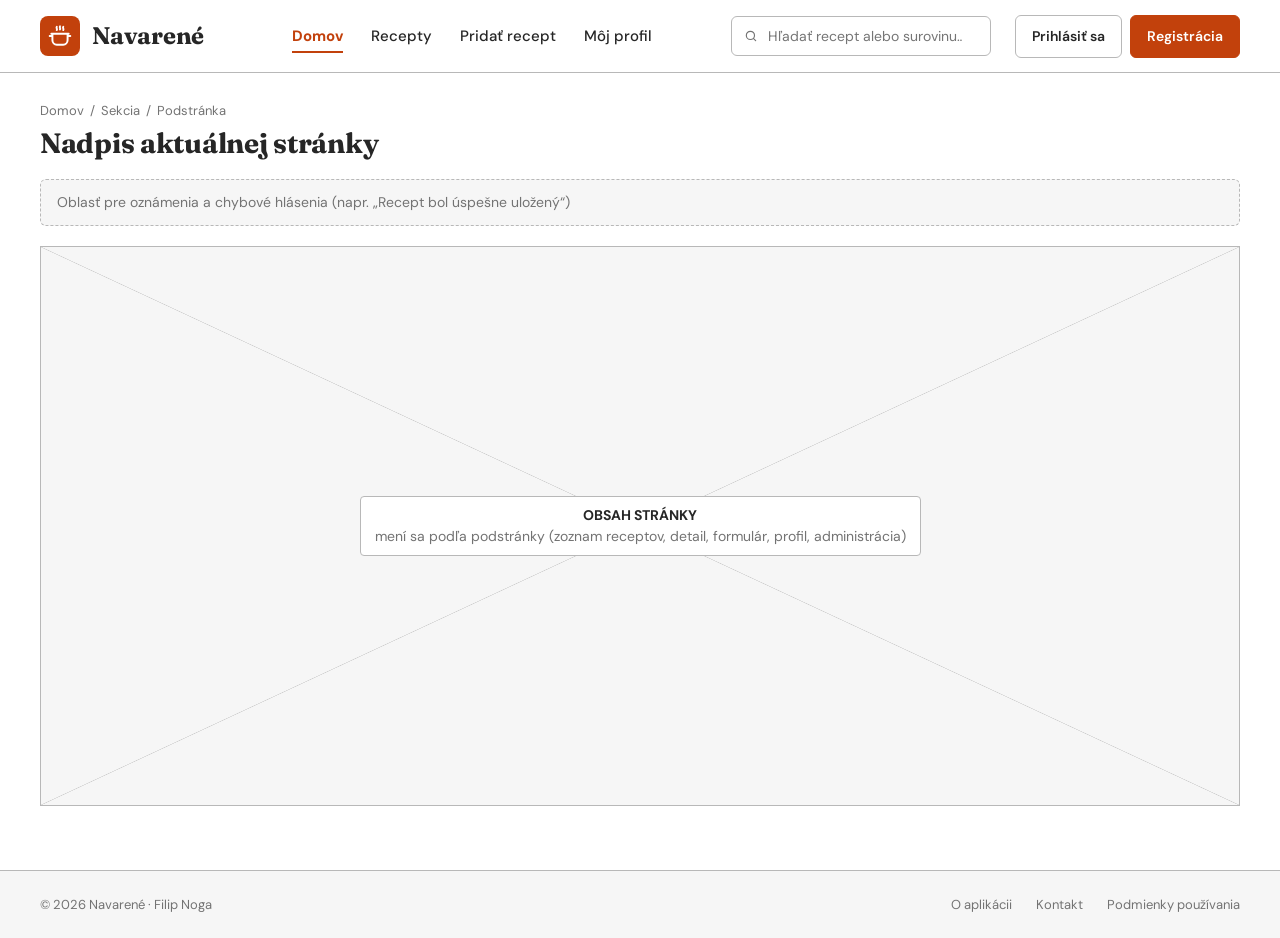
<file: html/index.html>
<!doctype html>
<html lang="sk">
  <head>
    <meta charset="UTF-8" />
    <meta name="viewport" content="width=device-width, initial-scale=1" />
    <title>Navarené | recepty na jednom mieste</title>
    <link rel="preconnect" href="https://fonts.googleapis.com" />
    <link rel="preconnect" href="https://fonts.gstatic.com" crossorigin />
    <link
      rel="stylesheet"
      href="https://fonts.googleapis.com/css2?family=DM+Sans:wght@400;500;600;700&family=Fraunces:wght@600;700&display=swap"
    />
    <link rel="stylesheet" href="css/style.css" />
  </head>
  <body>
    <svg xmlns="http://www.w3.org/2000/svg" style="display: none">
      <symbol id="i-search" viewBox="0 0 24 24">
        <circle cx="11" cy="11" r="7" />
        <path d="M20 20l-4-4" />
      </symbol>
    </svg>

    <header class="site-header">
      <div class="container header-inner">
        <a class="brand" href="index.html">
          <span class="logo" aria-hidden="true">
            <svg
              viewBox="0 0 24 24"
              fill="none"
              stroke="currentColor"
              stroke-width="1.8"
              stroke-linecap="round"
              stroke-linejoin="round"
            >
              <path
                d="M9 3.5c-.8 1 .8 2-0 3M12 3c-.8 1 .8 2 0 3M15 3.5c-.8 1 .8 2 0 3"
              />
              <path
                d="M4 10h16M5 10v6a4 4 0 004 4h6a4 4 0 004-4v-6M2.5 12H5M19 12h2.5"
              />
            </svg>
          </span>
          <span class="brand-name">Navarené</span>
        </a>

        <input type="checkbox" id="nav-toggle" class="nav-toggle" />
        <label
          for="nav-toggle"
          class="nav-toggle-label"
          aria-label="Otvoriť menu"
          ><span></span
        ></label>

        <div class="header-menu">
          <nav class="main-nav" aria-label="Hlavná navigácia">
            <ul>
              <li><a href="index.html" aria-current="page">Domov</a></li>
              <li><a href="recept.html">Recepty</a></li>
              <li><a href="#">Pridať recept</a></li>
              <li><a href="#">Môj profil</a></li>
            </ul>
          </nav>

          <form class="search" role="search" action="#">
            <svg class="icon icon-sm" aria-hidden="true">
              <use href="#i-search" />
            </svg>
            <label for="search" class="visually-hidden">Hľadať</label>
            <input
              type="search"
              id="search"
              name="q"
              placeholder="Hľadať recept alebo surovinu…"
            />
          </form>

          <div class="auth">
            <a class="btn" href="#">Prihlásiť sa</a>
            <a class="btn btn-primary" href="#">Registrácia</a>
          </div>
        </div>
      </div>
    </header>

    <main class="container page">
      <nav class="breadcrumb" aria-label="Navigačná cesta">
        <ol>
          <li><a href="index.html">Domov</a></li>
          <li><a href="#">Sekcia</a></li>
          <li aria-current="page">Podstránka</li>
        </ol>
      </nav>

      <h1 class="page-title">Nadpis aktuálnej stránky</h1>

      <div class="flash" role="status">
        Oblasť pre oznámenia a chybové hlásenia (napr. „Recept bol úspešne
        uložený“)
      </div>

      <section
        class="placeholder content-placeholder"
        aria-label="Obsah stránky"
      >
        <span>
          <strong>OBSAH STRÁNKY</strong>
          mení sa podľa podstránky (zoznam receptov, detail, formulár, profil,
          administrácia)
        </span>
      </section>
    </main>

    <footer class="site-footer">
      <div class="container">
        <p>© 2026 Navarené · Filip Noga</p>
        <ul>
          <li><a href="#">O aplikácii</a></li>
          <li><a href="#">Kontakt</a></li>
          <li><a href="#">Podmienky používania</a></li>
        </ul>
      </div>
    </footer>
  </body>
</html>
</file>
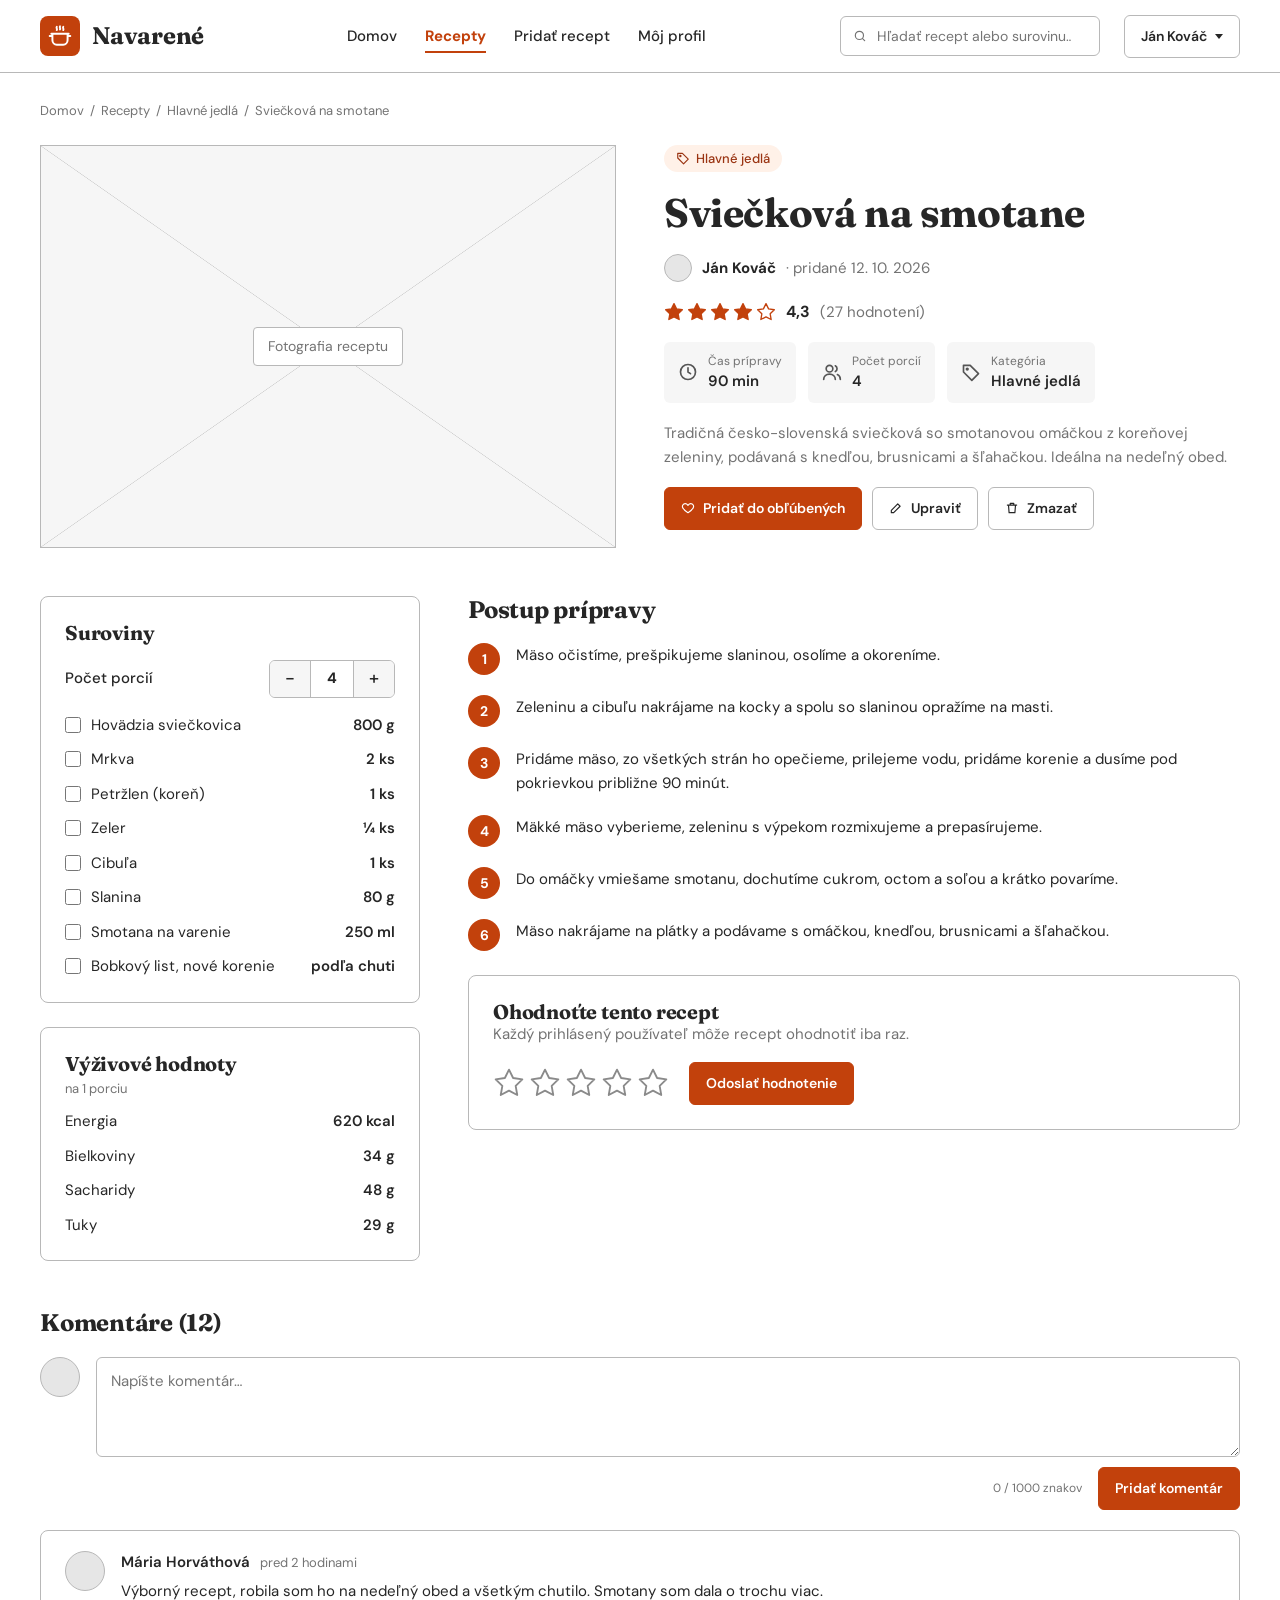
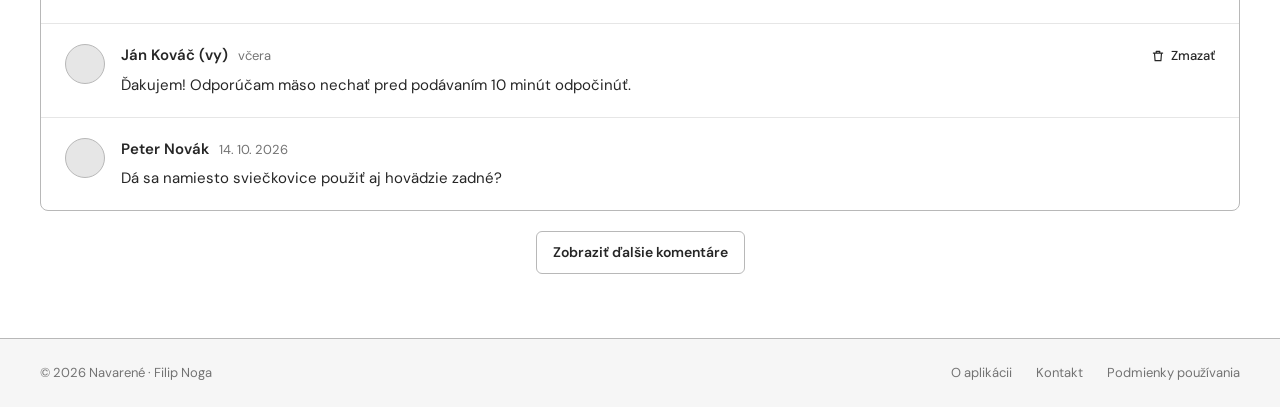
<file: html/recept.html>
<!doctype html>
<html lang="sk">
  <head>
    <meta charset="UTF-8" />
    <meta name="viewport" content="width=device-width, initial-scale=1" />
    <title>Sviečková na smotane | Navarené</title>
    <link rel="preconnect" href="https://fonts.googleapis.com" />
    <link rel="preconnect" href="https://fonts.gstatic.com" crossorigin />
    <link
      rel="stylesheet"
      href="https://fonts.googleapis.com/css2?family=DM+Sans:wght@400;500;600;700&family=Fraunces:wght@600;700&display=swap"
    />
    <link rel="stylesheet" href="css/style.css" />
  </head>
  <body>
    <svg xmlns="http://www.w3.org/2000/svg" style="display: none">
      <symbol id="i-search" viewBox="0 0 24 24">
        <circle cx="11" cy="11" r="7" />
        <path d="M20 20l-4-4" />
      </symbol>
      <symbol id="i-star" viewBox="0 0 24 24">
        <path
          d="M12 2l3.09 6.26L22 9.27l-5 4.87 1.18 6.88L12 17.77l-6.18 3.25L7 14.14 2 9.27l6.91-1.01z"
        />
      </symbol>
      <symbol id="i-heart" viewBox="0 0 24 24">
        <path
          d="M12 20s-7-4.3-9-8.4C1.4 8.2 3.6 4.5 7.2 4.5c2 0 3.5 1.1 4.8 2.9 1.3-1.8 2.8-2.9 4.8-2.9 3.6 0 5.8 3.7 4.2 7.1C19 15.7 12 20 12 20z"
        />
      </symbol>
      <symbol id="i-clock" viewBox="0 0 24 24">
        <circle cx="12" cy="12" r="9" />
        <path d="M12 7v5l3 2" />
      </symbol>
      <symbol id="i-users" viewBox="0 0 24 24">
        <circle cx="9" cy="8" r="4" />
        <path
          d="M2 21c0-4 3-6.5 7-6.5s7 2.5 7 6.5M16 4.5a4 4 0 010 7M18.5 15c2 .8 3.5 2.8 3.5 6"
        />
      </symbol>
      <symbol id="i-tag" viewBox="0 0 24 24">
        <path d="M3 12V4h8l10 10-8 8z" />
        <circle cx="7.5" cy="8.5" r="1" />
      </symbol>
      <symbol id="i-edit" viewBox="0 0 24 24">
        <path d="M4 20h4L19 9l-4-4L4 16z" />
      </symbol>
      <symbol id="i-trash" viewBox="0 0 24 24">
        <path d="M4 7h16M9 7V4h6v3M6 7l1 13h10l1-13" />
      </symbol>
    </svg>

    <header class="site-header">
      <div class="container header-inner">
        <a class="brand" href="index.html">
          <span class="logo" aria-hidden="true">
            <svg
              viewBox="0 0 24 24"
              fill="none"
              stroke="currentColor"
              stroke-width="1.8"
              stroke-linecap="round"
              stroke-linejoin="round"
            >
              <path
                d="M9 3.5c-.8 1 .8 2-0 3M12 3c-.8 1 .8 2 0 3M15 3.5c-.8 1 .8 2 0 3"
              />
              <path
                d="M4 10h16M5 10v6a4 4 0 004 4h6a4 4 0 004-4v-6M2.5 12H5M19 12h2.5"
              />
            </svg>
          </span>
          <span class="brand-name">Navarené</span>
        </a>

        <input type="checkbox" id="nav-toggle" class="nav-toggle" />
        <label
          for="nav-toggle"
          class="nav-toggle-label"
          aria-label="Otvoriť menu"
          ><span></span
        ></label>

        <div class="header-menu">
          <nav class="main-nav" aria-label="Hlavná navigácia">
            <ul>
              <li><a href="index.html">Domov</a></li>
              <li><a href="recept.html" aria-current="page">Recepty</a></li>
              <li><a href="#">Pridať recept</a></li>
              <li><a href="#">Môj profil</a></li>
            </ul>
          </nav>

          <form class="search" role="search" action="#">
            <svg class="icon icon-sm" aria-hidden="true">
              <use href="#i-search" />
            </svg>
            <label for="search" class="visually-hidden">Hľadať</label>
            <input
              type="search"
              id="search"
              name="q"
              placeholder="Hľadať recept alebo surovinu…"
            />
          </form>

          <details class="user-menu">
            <summary class="btn">Ján Kováč</summary>
            <ul>
              <li><a href="#">Môj profil</a></li>
              <li><a href="#">Moje recepty</a></li>
              <li><a href="#">Obľúbené recepty</a></li>
              <li class="divider"><a href="#">Odhlásiť sa</a></li>
            </ul>
          </details>
        </div>
      </div>
    </header>

    <main class="container page">
      <nav class="breadcrumb" aria-label="Navigačná cesta">
        <ol>
          <li><a href="index.html">Domov</a></li>
          <li><a href="#">Recepty</a></li>
          <li><a href="#">Hlavné jedlá</a></li>
          <li aria-current="page">Sviečková na smotane</li>
        </ol>
      </nav>

      <article class="recipe">
        <!-- Úvod receptu -->
        <section class="recipe-hero">
          <div
            class="placeholder recipe-photo"
            role="img"
            aria-label="Fotografia receptu"
          >
            <span>Fotografia receptu</span>
          </div>

          <div class="recipe-info">
            <a class="chip" href="#">
              <svg class="icon icon-sm" aria-hidden="true">
                <use href="#i-tag" />
              </svg>
              Hlavné jedlá
            </a>

            <h1 class="recipe-title">Sviečková na smotane</h1>

            <p class="author">
              <span class="avatar avatar-sm" aria-hidden="true"></span>
              <strong>Ján Kováč</strong>
              <span
                >· pridané <time datetime="2026-10-12">12. 10. 2026</time></span
              >
            </p>

            <div class="rating-summary">
              <div class="stars" role="img" aria-label="Hodnotenie 4,3 z 5">
                <svg class="icon filled"><use href="#i-star" /></svg>
                <svg class="icon filled"><use href="#i-star" /></svg>
                <svg class="icon filled"><use href="#i-star" /></svg>
                <svg class="icon filled"><use href="#i-star" /></svg>
                <svg class="icon"><use href="#i-star" /></svg>
              </div>
              <strong>4,3</strong>
              <span>(27 hodnotení)</span>
            </div>

            <ul class="recipe-meta">
              <li>
                <svg class="icon" aria-hidden="true">
                  <use href="#i-clock" />
                </svg>
                <div><small>Čas prípravy</small><strong>90 min</strong></div>
              </li>
              <li>
                <svg class="icon" aria-hidden="true">
                  <use href="#i-users" />
                </svg>
                <div><small>Počet porcií</small><strong>4</strong></div>
              </li>
              <li>
                <svg class="icon" aria-hidden="true"><use href="#i-tag" /></svg>
                <div><small>Kategória</small><strong>Hlavné jedlá</strong></div>
              </li>
            </ul>

            <p class="lead">
              Tradičná česko-slovenská sviečková so smotanovou omáčkou z
              koreňovej zeleniny, podávaná s knedľou, brusnicami a šľahačkou.
              Ideálna na nedeľný obed.
            </p>

            <div class="actions">
              <button type="button" class="btn btn-primary">
                <svg class="icon icon-sm" aria-hidden="true">
                  <use href="#i-heart" />
                </svg>
                Pridať do obľúbených
              </button>
              <a class="btn" href="#">
                <svg class="icon icon-sm" aria-hidden="true">
                  <use href="#i-edit" />
                </svg>
                Upraviť
              </a>
              <button type="button" class="btn">
                <svg class="icon icon-sm" aria-hidden="true">
                  <use href="#i-trash" />
                </svg>
                Zmazať
              </button>
            </div>
          </div>
        </section>

        <!-- Suroviny, výživové hodnoty, postup -->
        <div class="recipe-body">
          <aside class="recipe-side">
            <section
              class="card ingredients"
              aria-labelledby="ingredients-title"
            >
              <h2 class="card-title" id="ingredients-title">Suroviny</h2>

              <div class="servings">
                <label for="servings">Počet porcií</label>
                <div class="stepper">
                  <button type="button" aria-label="Menej porcií">-</button>
                  <input
                    type="number"
                    id="servings"
                    name="servings"
                    value="4"
                    min="1"
                    max="20"
                  />
                  <button type="button" aria-label="Viac porcií">+</button>
                </div>
              </div>

              <ul class="ingredient-list">
                <li>
                  <label
                    ><input type="checkbox" /><span
                      >Hovädzia sviečkovica</span
                    ></label
                  ><strong>800 g</strong>
                </li>
                <li>
                  <label><input type="checkbox" /><span>Mrkva</span></label
                  ><strong>2 ks</strong>
                </li>
                <li>
                  <label
                    ><input type="checkbox" /><span
                      >Petržlen (koreň)</span
                    ></label
                  ><strong>1 ks</strong>
                </li>
                <li>
                  <label><input type="checkbox" /><span>Zeler</span></label
                  ><strong>¼ ks</strong>
                </li>
                <li>
                  <label><input type="checkbox" /><span>Cibuľa</span></label
                  ><strong>1 ks</strong>
                </li>
                <li>
                  <label><input type="checkbox" /><span>Slanina</span></label
                  ><strong>80 g</strong>
                </li>
                <li>
                  <label
                    ><input type="checkbox" /><span
                      >Smotana na varenie</span
                    ></label
                  ><strong>250 ml</strong>
                </li>
                <li>
                  <label
                    ><input type="checkbox" /><span
                      >Bobkový list, nové korenie</span
                    ></label
                  ><strong>podľa chuti</strong>
                </li>
              </ul>
            </section>

            <section class="card nutrition" aria-labelledby="nutrition-title">
              <h2 class="card-title" id="nutrition-title">Výživové hodnoty</h2>
              <p>na 1 porciu</p>
              <dl>
                <dt>Energia</dt>
                <dd>620 kcal</dd>
                <dt>Bielkoviny</dt>
                <dd>34 g</dd>
                <dt>Sacharidy</dt>
                <dd>48 g</dd>
                <dt>Tuky</dt>
                <dd>29 g</dd>
              </dl>
            </section>
          </aside>

          <div class="recipe-main">
            <section class="steps" aria-labelledby="steps-title">
              <h2 id="steps-title">Postup prípravy</h2>
              <ol>
                <li>
                  Mäso očistíme, prešpikujeme slaninou, osolíme a okoreníme.
                </li>
                <li>
                  Zeleninu a cibuľu nakrájame na kocky a spolu so slaninou
                  opražíme na masti.
                </li>
                <li>
                  Pridáme mäso, zo všetkých strán ho opečieme, prilejeme vodu,
                  pridáme korenie a dusíme pod pokrievkou približne 90 minút.
                </li>
                <li>
                  Mäkké mäso vyberieme, zeleninu s výpekom rozmixujeme a
                  prepasírujeme.
                </li>
                <li>
                  Do omáčky vmiešame smotanu, dochutíme cukrom, octom a soľou a
                  krátko povaríme.
                </li>
                <li>
                  Mäso nakrájame na plátky a podávame s omáčkou, knedľou,
                  brusnicami a šľahačkou.
                </li>
              </ol>
            </section>

            <section class="card rate" aria-labelledby="rate-title">
              <div>
                <h2 class="card-title" id="rate-title">
                  Ohodnoťte tento recept
                </h2>
                <p>
                  Každý prihlásený používateľ môže recept ohodnotiť iba raz.
                </p>
              </div>
              <form action="#" class="rate-row">
                <fieldset>
                  <legend class="visually-hidden">Počet hviezdičiek</legend>
                  <div class="star-input">
                    <input
                      type="radio"
                      id="star5"
                      name="rating"
                      value="5"
                    /><label for="star5"
                      ><svg class="icon"><use href="#i-star" /></svg
                      ><span class="visually-hidden">5 hviezdičiek</span></label
                    >
                    <input
                      type="radio"
                      id="star4"
                      name="rating"
                      value="4"
                    /><label for="star4"
                      ><svg class="icon"><use href="#i-star" /></svg
                      ><span class="visually-hidden">4 hviezdičky</span></label
                    >
                    <input
                      type="radio"
                      id="star3"
                      name="rating"
                      value="3"
                    /><label for="star3"
                      ><svg class="icon"><use href="#i-star" /></svg
                      ><span class="visually-hidden">3 hviezdičky</span></label
                    >
                    <input
                      type="radio"
                      id="star2"
                      name="rating"
                      value="2"
                    /><label for="star2"
                      ><svg class="icon"><use href="#i-star" /></svg
                      ><span class="visually-hidden">2 hviezdičky</span></label
                    >
                    <input
                      type="radio"
                      id="star1"
                      name="rating"
                      value="1"
                    /><label for="star1"
                      ><svg class="icon"><use href="#i-star" /></svg
                      ><span class="visually-hidden">1 hviezdička</span></label
                    >
                  </div>
                </fieldset>
                <button type="submit" class="btn btn-primary">
                  Odoslať hodnotenie
                </button>
              </form>
            </section>
          </div>
        </div>

        <!-- Komentáre -->
        <section class="comments" aria-labelledby="comments-title">
          <h2 id="comments-title">Komentáre (12)</h2>

          <form class="comment-form" action="#">
            <span class="avatar" aria-hidden="true"></span>
            <div class="fields">
              <label for="comment" class="visually-hidden">Váš komentár</label>
              <textarea
                id="comment"
                name="comment"
                maxlength="1000"
                placeholder="Napíšte komentár…"
              ></textarea>
              <div class="form-footer">
                <span>0 / 1000 znakov</span>
                <button type="submit" class="btn btn-primary">
                  Pridať komentár
                </button>
              </div>
            </div>
          </form>

          <ol class="comment-list">
            <li class="comment">
              <span class="avatar" aria-hidden="true"></span>
              <article class="comment-body">
                <header>
                  <span class="comment-author"
                    >Mária Horváthová
                    <time datetime="2026-10-25T10:00"
                      >pred 2 hodinami</time
                    ></span
                  >
                </header>
                <p>
                  Výborný recept, robila som ho na nedeľný obed a všetkým
                  chutilo. Smotany som dala o trochu viac.
                </p>
              </article>
            </li>
            <li class="comment">
              <span class="avatar" aria-hidden="true"></span>
              <article class="comment-body">
                <header>
                  <span class="comment-author"
                    >Ján Kováč (vy)
                    <time datetime="2026-10-24">včera</time></span
                  >
                  <button type="button" class="btn-link">
                    <svg class="icon icon-sm" aria-hidden="true">
                      <use href="#i-trash" />
                    </svg>
                    Zmazať
                  </button>
                </header>
                <p>
                  Ďakujem! Odporúčam mäso nechať pred podávaním 10 minút
                  odpočinúť.
                </p>
              </article>
            </li>
            <li class="comment">
              <span class="avatar" aria-hidden="true"></span>
              <article class="comment-body">
                <header>
                  <span class="comment-author"
                    >Peter Novák
                    <time datetime="2026-10-14">14. 10. 2026</time></span
                  >
                </header>
                <p>Dá sa namiesto sviečkovice použiť aj hovädzie zadné?</p>
              </article>
            </li>
          </ol>

          <div class="more">
            <button type="button" class="btn">Zobraziť ďalšie komentáre</button>
          </div>
        </section>
      </article>
    </main>

    <footer class="site-footer">
      <div class="container">
        <p>© 2026 Navarené · Filip Noga</p>
        <ul>
          <li><a href="#">O aplikácii</a></li>
          <li><a href="#">Kontakt</a></li>
          <li><a href="#">Podmienky používania</a></li>
        </ul>
      </div>
    </footer>
  </body>
</html>
</file>
<file: html/css/style.css>
/* =========================================================
   Navarené: spoločné štýly
   ========================================================= */

:root {
  --c-ink: #262626;
  --c-mid: #737373;
  --c-line: #b8b8b8;
  --c-soft: #e6e6e6;
  --c-bg: #f6f6f6;
  --c-white: #ffffff;

  --c-accent: #c2410c;
  --c-accent-dark: #9a3412;
  --c-accent-soft: #fff1e8;

  --radius: 8px;
  --radius-sm: 6px;
  --container: 1200px;
  --gutter: 24px;

  --font:
    "DM Sans", system-ui, -apple-system, "Segoe UI", Roboto, Helvetica, Arial,
    sans-serif;
  --font-heading: "Fraunces", Georgia, "Times New Roman", serif;
}

*,
*::before,
*::after {
  box-sizing: border-box;
}

html {
  -webkit-text-size-adjust: 100%;
}

body {
  margin: 0;
  min-height: 100vh;
  display: flex;
  flex-direction: column;
  font-family: var(--font);
  font-size: 15px;
  line-height: 1.5;
  color: var(--c-ink);
  background: var(--c-white);
}

main {
  flex: 1;
}

h1,
h2,
h3 {
  margin: 0;
  font-family: var(--font-heading);
  font-weight: 700;
  line-height: 1.15;
  letter-spacing: -0.01em;
}

p {
  margin: 0;
}

a {
  color: inherit;
}

ul,
ol {
  margin: 0;
  padding: 0;
}

img,
svg {
  display: block;
  max-width: 100%;
}

button,
input,
textarea {
  font: inherit;
  color: inherit;
}

.visually-hidden {
  position: absolute;
  width: 1px;
  height: 1px;
  overflow: hidden;
  clip: rect(0 0 0 0);
  white-space: nowrap;
}

.container {
  width: 100%;
  max-width: calc(var(--container) + 2 * var(--gutter));
  margin-inline: auto;
  padding-inline: var(--gutter);
}

/* ---------- Ikony ---------- */

.icon {
  width: 18px;
  height: 18px;
  flex-shrink: 0;
  fill: none;
  stroke: currentColor;
  stroke-width: 2;
  stroke-linecap: round;
  stroke-linejoin: round;
}

.icon-sm {
  width: 14px;
  height: 14px;
}

/* ---------- Tlačidlá ---------- */

.btn {
  display: inline-flex;
  align-items: center;
  justify-content: center;
  gap: 8px;
  padding: 10px 16px;
  border: 1px solid var(--c-line);
  border-radius: var(--radius-sm);
  background: var(--c-white);
  font-weight: 600;
  font-size: 14px;
  text-decoration: none;
  white-space: nowrap;
  cursor: pointer;

  &:hover {
    background: var(--c-bg);
  }

  &:focus-visible {
    outline: 2px solid var(--c-accent);
    outline-offset: 2px;
  }
}

.btn-primary {
  background: var(--c-accent);
  border-color: var(--c-accent);
  color: var(--c-white);

  &:hover {
    background: var(--c-accent-dark);
    border-color: var(--c-accent-dark);
  }
}

.btn-link {
  display: inline-flex;
  align-items: center;
  gap: 6px;
  padding: 0;
  border: 0;
  background: none;
  font-size: 13px;
  font-weight: 500;
  cursor: pointer;

  &:hover {
    text-decoration: underline;
  }
}

/* ---------- Zástupný obsah (placeholder) ---------- */

.placeholder {
  display: grid;
  place-items: center;
  min-height: 200px;
  border: 1px solid var(--c-line);
  background:
    linear-gradient(
      to top right,
      transparent calc(50% - 0.6px),
      #cfcfcf 50%,
      transparent calc(50% + 0.6px)
    ),
    linear-gradient(
      to bottom right,
      transparent calc(50% - 0.6px),
      #cfcfcf 50%,
      transparent calc(50% + 0.6px)
    ),
    var(--c-bg);

  & > span {
    max-width: 90%;
    padding: 8px 14px;
    border: 1px solid var(--c-line);
    border-radius: 4px;
    background: var(--c-white);
    text-align: center;
    font-size: 14px;
    color: var(--c-mid);

    strong {
      display: block;
      color: var(--c-ink);
    }
  }
}

/* =========================================================
   Hlavička
   ========================================================= */

.site-header {
  position: sticky;
  top: 0;
  z-index: 10;
  background: var(--c-white);
  border-bottom: 1px solid var(--c-line);
}

.header-inner {
  display: flex;
  flex-wrap: wrap;
  align-items: center;
  gap: 16px 32px;
  min-height: 72px;
  padding-block: 12px;
}

.brand {
  display: flex;
  align-items: center;
  gap: 12px;
  text-decoration: none;
}

.logo {
  display: grid;
  place-items: center;
  width: 40px;
  height: 40px;
  border-radius: var(--radius);
  background: var(--c-accent);
  color: var(--c-white);

  svg {
    width: 26px;
    height: 26px;
  }
}

.brand-name {
  font-family: var(--font-heading);
  font-size: 24px;
  font-weight: 700;
  letter-spacing: -0.01em;
}

.header-menu {
  flex: 1;
  display: flex;
  align-items: center;
  gap: 24px;
}

.main-nav {
  flex: 1;

  ul {
    display: flex;
    justify-content: center;
    gap: 28px;
    list-style: none;
  }

  a {
    display: block;
    padding-block: 6px;
    font-weight: 500;
    text-decoration: none;

    &:hover {
      text-decoration: underline;
    }

    &[aria-current="page"] {
      font-weight: 700;
      color: var(--c-accent);
      box-shadow: inset 0 -2px 0 var(--c-accent);
    }
  }
}

.search {
  display: flex;
  align-items: center;
  gap: 8px;
  width: 260px;
  height: 40px;
  padding-inline: 12px;
  border: 1px solid var(--c-line);
  border-radius: var(--radius-sm);
  color: var(--c-mid);

  input {
    flex: 1;
    min-width: 0;
    border: 0;
    outline: 0;
    background: none;
    font-size: 14px;
    color: var(--c-ink);
  }

  &:focus-within {
    border-color: var(--c-accent);
  }
}

.auth {
  display: flex;
  gap: 8px;
}

/* Rozbaľovacie menu používateľa (bez JS, cez <details>) */
.user-menu {
  position: relative;

  summary {
    list-style: none;

    &::-webkit-details-marker {
      display: none;
    }

    &::after {
      content: "";
      width: 0;
      height: 0;
      border-inline: 4px solid transparent;
      border-top: 5px solid currentColor;
    }
  }

  ul {
    position: absolute;
    right: 0;
    top: calc(100% + 6px);
    min-width: 200px;
    padding: 6px;
    list-style: none;
    border: 1px solid var(--c-line);
    border-radius: var(--radius);
    background: var(--c-white);
    box-shadow: 0 8px 24px rgb(0 0 0 / 0.08);
  }

  li + li.divider {
    margin-top: 6px;
    padding-top: 6px;
    border-top: 1px solid var(--c-soft);
  }

  a {
    display: block;
    padding: 8px 12px;
    border-radius: 4px;
    text-decoration: none;

    &:hover {
      background: var(--c-bg);
    }
  }
}

/* Hamburger: zobrazí sa iba na menších obrazovkách */
.nav-toggle {
  position: absolute;
  opacity: 0;
  pointer-events: none;
}

.nav-toggle-label {
  display: none;
  margin-left: auto;
  width: 44px;
  height: 44px;
  place-items: center;
  border: 1px solid var(--c-line);
  border-radius: var(--radius-sm);
  cursor: pointer;

  span,
  span::before,
  span::after {
    display: block;
    width: 20px;
    height: 2px;
    background: var(--c-ink);
    position: relative;
  }

  span::before,
  span::after {
    content: "";
    position: absolute;
    left: 0;
  }

  span::before {
    top: -6px;
  }

  span::after {
    top: 6px;
  }
}

.nav-toggle:focus-visible + .nav-toggle-label {
  outline: 2px solid var(--c-accent);
  outline-offset: 2px;
}

/* =========================================================
   Pätička
   ========================================================= */

.site-footer {
  margin-top: 64px;
  border-top: 1px solid var(--c-line);
  background: var(--c-bg);
  font-size: 13px;
  color: var(--c-mid);

  .container {
    display: flex;
    flex-wrap: wrap;
    justify-content: space-between;
    gap: 12px 24px;
    padding-block: 24px;
  }

  ul {
    display: flex;
    flex-wrap: wrap;
    gap: 8px 24px;
    list-style: none;
  }

  a {
    text-decoration: none;

    &:hover {
      text-decoration: underline;
    }
  }
}

/* =========================================================
   Spoločné časti stránky
   ========================================================= */

.page {
  padding-top: 28px;
}

.breadcrumb ol {
  display: flex;
  flex-wrap: wrap;
  list-style: none;
  font-size: 13px;
  color: var(--c-mid);

  li + li::before {
    content: "/";
    margin-inline: 6px;
  }

  a {
    text-decoration: none;

    &:hover {
      text-decoration: underline;
    }
  }
}

.page-title {
  margin-top: 6px;
  font-size: 28px;
}

.flash {
  margin-top: 20px;
  padding: 12px 16px;
  border: 1px dashed var(--c-line);
  border-radius: var(--radius-sm);
  background: var(--c-bg);
  font-size: 14px;
  color: var(--c-mid);
}

.content-placeholder {
  margin-top: 20px;
  min-height: 560px;
}

.card {
  padding: 24px;
  border: 1px solid var(--c-line);
  border-radius: var(--radius);
  background: var(--c-white);
}

.card-title {
  font-size: 20px;
}

.avatar {
  width: 40px;
  height: 40px;
  flex-shrink: 0;
  border: 1px solid var(--c-line);
  border-radius: 50%;
  background: var(--c-soft);
}

.avatar-sm {
  width: 28px;
  height: 28px;
}

/* =========================================================
   Detail receptu
   ========================================================= */

.recipe {
  display: grid;
  gap: 48px;
  margin-top: 24px;
}

/* --- Úvod receptu --- */

.recipe-hero {
  display: grid;
  grid-template-columns: minmax(0, 1fr) minmax(0, 1fr);
  gap: 48px;
  align-items: start;
}

.recipe-photo {
  aspect-ratio: 10 / 7;
}

.recipe-info {
  display: grid;
  gap: 18px;
  justify-items: start;
}

.chip {
  display: inline-flex;
  align-items: center;
  gap: 6px;
  padding: 4px 12px;
  border-radius: 999px;
  background: var(--c-accent-soft);
  color: var(--c-accent-dark);
  font-size: 13px;
  font-weight: 500;
  text-decoration: none;
}

.recipe-title {
  font-size: clamp(28px, 4vw, 40px);
}

.author {
  display: flex;
  flex-wrap: wrap;
  align-items: center;
  gap: 4px 10px;
  color: var(--c-mid);

  strong {
    color: var(--c-ink);
  }
}

.stars {
  display: flex;
  gap: 3px;
  color: var(--c-accent);

  .icon {
    width: 20px;
    height: 20px;
    stroke-width: 1.6;
  }

  .filled {
    fill: currentColor;
  }
}

.rating-summary {
  display: flex;
  flex-wrap: wrap;
  align-items: center;
  gap: 10px;

  strong {
    font-size: 16px;
  }

  span {
    color: var(--c-mid);
  }
}

.recipe-meta {
  display: flex;
  flex-wrap: wrap;
  gap: 12px;
  list-style: none;

  li {
    display: flex;
    align-items: center;
    gap: 10px;
    padding: 10px 14px;
    border-radius: var(--radius-sm);
    background: var(--c-bg);
  }

  .icon {
    width: 20px;
    height: 20px;
    color: #555;
  }

  small {
    display: block;
    font-size: 12px;
    color: var(--c-mid);
  }

  strong {
    font-weight: 600;
  }
}

.lead {
  max-width: 60ch;
  color: var(--c-mid);
  line-height: 1.6;
}

.actions {
  display: flex;
  flex-wrap: wrap;
  gap: 10px;
}

/* --- Telo receptu --- */

.recipe-body {
  display: grid;
  grid-template-columns: 380px minmax(0, 1fr);
  gap: 48px;
  align-items: start;
}

.recipe-side,
.recipe-main {
  display: grid;
  gap: 24px;
}

.ingredients {
  display: grid;
  gap: 16px;
}

.servings {
  display: flex;
  justify-content: space-between;
  align-items: center;
  gap: 12px;
  font-weight: 500;
}

.stepper {
  display: flex;
  border: 1px solid var(--c-line);
  border-radius: var(--radius-sm);
  overflow: hidden;

  button {
    width: 40px;
    height: 36px;
    border: 0;
    background: var(--c-bg);
    font-size: 18px;
    cursor: pointer;

    &:hover {
      background: var(--c-soft);
    }
  }

  input {
    width: 44px;
    border: 0;
    border-inline: 1px solid var(--c-line);
    text-align: center;
    font-weight: 700;
    -moz-appearance: textfield;
    appearance: textfield;

    &::-webkit-inner-spin-button,
    &::-webkit-outer-spin-button {
      -webkit-appearance: none;
      margin: 0;
    }
  }
}

.ingredient-list {
  display: grid;
  gap: 12px;
  list-style: none;

  label {
    display: flex;
    align-items: center;
    gap: 10px;
    cursor: pointer;
  }

  input {
    width: 16px;
    height: 16px;
    margin: 0;
    accent-color: var(--c-accent);
  }

  li {
    display: flex;
    justify-content: space-between;
    gap: 12px;
  }

  strong {
    font-weight: 600;
    white-space: nowrap;
  }

  input:checked + span {
    color: var(--c-mid);
    text-decoration: line-through;
  }
}

.nutrition {
  display: grid;
  gap: 12px;

  .card-title + p {
    margin-top: -8px;
    font-size: 13px;
    color: var(--c-mid);
  }

  dl {
    display: grid;
    grid-template-columns: 1fr auto;
    gap: 12px;
    margin: 0;
  }

  dd {
    margin: 0;
    font-weight: 600;
    text-align: right;
  }
}

.steps {
  display: grid;
  gap: 20px;

  h2 {
    font-size: 24px;
  }

  ol {
    display: grid;
    gap: 20px;
    list-style: none;
    counter-reset: step;
  }

  li {
    display: flex;
    gap: 16px;
    line-height: 1.6;
    counter-increment: step;

    &::before {
      content: counter(step);
      display: grid;
      place-items: center;
      flex-shrink: 0;
      width: 32px;
      height: 32px;
      border-radius: 50%;
      background: var(--c-accent);
      color: var(--c-white);
      font-weight: 700;
      font-size: 14px;
    }
  }
}

/* --- Hodnotenie (hviezdičky z radio tlačidiel) --- */

.rate {
  display: grid;
  gap: 16px;

  p {
    color: var(--c-mid);
  }

  fieldset {
    margin: 0;
    padding: 0;
    border: 0;
  }

  .rate-row {
    display: flex;
    flex-wrap: wrap;
    align-items: center;
    gap: 16px 20px;
  }
}

.star-input {
  display: flex;
  flex-direction: row-reverse;
  justify-content: flex-end;
  gap: 4px;

  input {
    position: absolute;
    opacity: 0;
  }

  label {
    cursor: pointer;
    color: #8a8a8a;
  }

  .icon {
    width: 32px;
    height: 32px;
    stroke-width: 1.4;
  }

  label:hover,
  label:hover ~ label,
  input:checked ~ label {
    color: var(--c-accent);

    .icon {
      fill: currentColor;
    }
  }

  input:focus-visible + label {
    outline: 2px solid var(--c-accent);
    outline-offset: 2px;
  }
}

/* --- Komentáre --- */

.comments {
  display: grid;
  gap: 20px;

  & > h2 {
    font-size: 24px;
  }
}

.comment-form {
  display: flex;
  gap: 16px;

  .fields {
    flex: 1;
    min-width: 0;
    display: grid;
    gap: 10px;
  }

  textarea {
    width: 100%;
    min-height: 100px;
    padding: 12px 14px;
    border: 1px solid var(--c-line);
    border-radius: var(--radius-sm);
    resize: vertical;

    &:focus {
      outline: 0;
      border-color: var(--c-accent);
    }
  }

  .form-footer {
    display: flex;
    justify-content: flex-end;
    align-items: center;
    gap: 16px;
    font-size: 12px;
    color: var(--c-mid);
  }
}

.comment-list {
  list-style: none;
  border: 1px solid var(--c-line);
  border-radius: var(--radius);
}

.comment {
  display: flex;
  gap: 16px;
  padding: 20px 24px;

  & + & {
    border-top: 1px solid var(--c-soft);
  }

  .comment-body {
    flex: 1;
    min-width: 0;
    display: grid;
    gap: 6px;
  }

  header {
    display: flex;
    flex-wrap: wrap;
    justify-content: space-between;
    align-items: center;
    gap: 4px 12px;
  }

  .comment-author {
    font-weight: 600;

    time {
      margin-left: 6px;
      font-size: 13px;
      font-weight: 400;
      color: var(--c-mid);
    }
  }

  p {
    line-height: 1.6;
    overflow-wrap: anywhere;
  }
}

.more {
  display: flex;
  justify-content: center;
}

/* =========================================================
   Responzivita
   ========================================================= */

/* Tablet a menšie notebooky */
@media (max-width: 1080px) {
  .header-inner {
    gap: 12px;
  }

  .nav-toggle-label {
    display: grid;
  }

  .header-menu {
    display: none;
    flex-basis: 100%;
    flex-direction: column;
    align-items: stretch;
    gap: 16px;
    padding-block: 8px 4px;
  }

  .nav-toggle:checked ~ .header-menu {
    display: flex;
  }

  .main-nav ul {
    flex-direction: column;
    gap: 0;
  }

  .main-nav a {
    padding: 12px 4px;
    border-bottom: 1px solid var(--c-soft);

    &[aria-current="page"] {
      box-shadow: inset 3px 0 0 var(--c-accent);
      padding-left: 12px;
    }
  }

  .search {
    width: 100%;
  }

  .auth .btn {
    flex: 1;
  }

  .user-menu {
    width: 100%;

    summary {
      width: 100%;
    }

    ul {
      position: static;
      margin-top: 6px;
      box-shadow: none;
    }
  }

  .recipe-body {
    grid-template-columns: minmax(0, 1fr);
  }

  .recipe-side {
    grid-template-columns: repeat(2, minmax(0, 1fr));
    align-items: start;
  }
}

/* Mobil */
@media (max-width: 720px) {
  :root {
    --gutter: 16px;
  }

  .page {
    padding-top: 20px;
  }

  .page-title {
    font-size: 24px;
  }

  .content-placeholder {
    min-height: 360px;
  }

  .recipe {
    gap: 36px;
    margin-top: 16px;
  }

  .recipe-hero {
    grid-template-columns: minmax(0, 1fr);
    gap: 24px;
  }

  .recipe-side {
    grid-template-columns: minmax(0, 1fr);
  }

  .card {
    padding: 20px;
  }

  .actions .btn {
    flex: 1 1 auto;
  }

  .actions .btn-primary {
    flex-basis: 100%;
  }

  .comment-form > .avatar {
    display: none;
  }

  .comment {
    padding: 16px;
    gap: 12px;
  }

  .comment .avatar {
    width: 32px;
    height: 32px;
  }

  .site-footer .container {
    flex-direction: column;
  }
}
</file>
